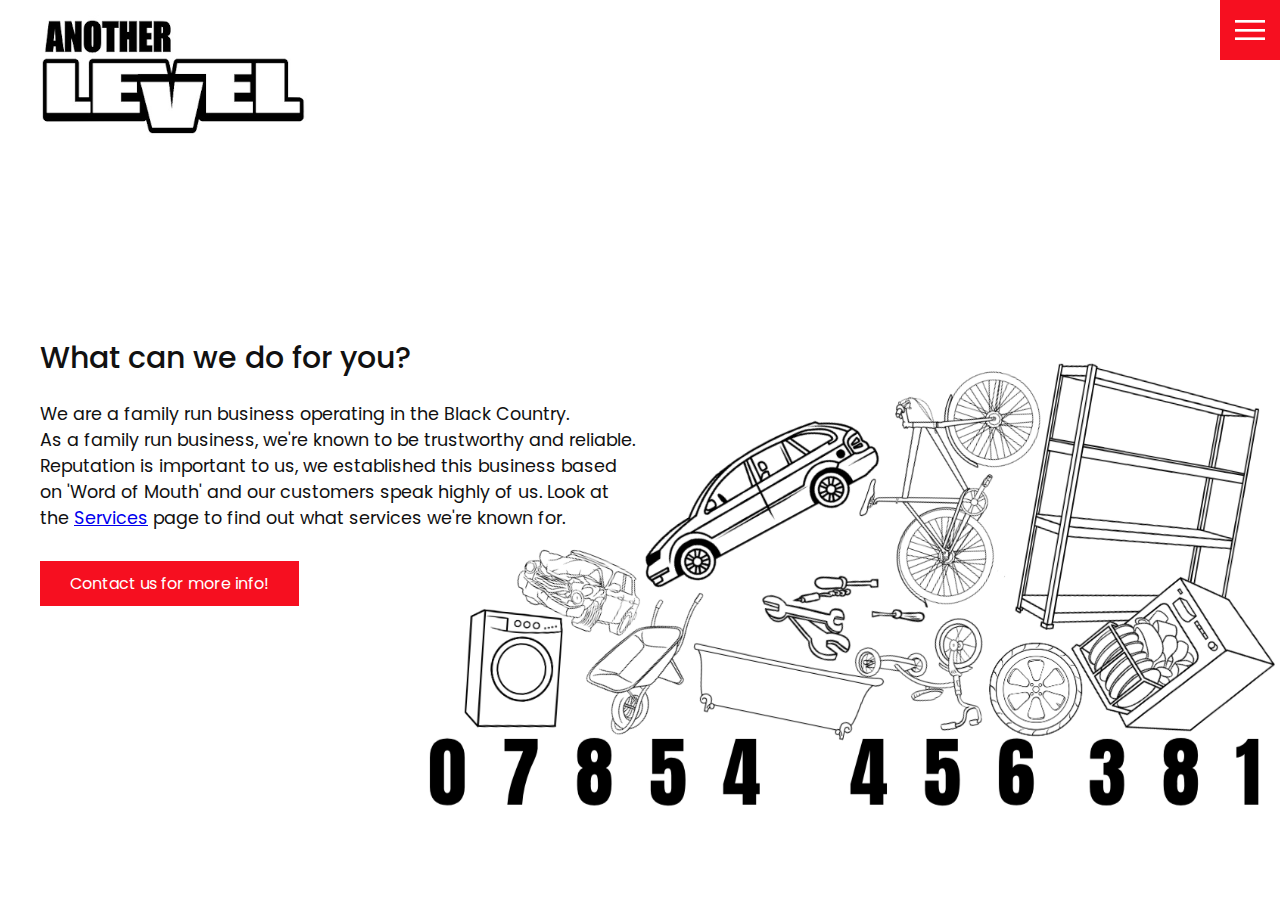
<file: index.html>
<!-- // last check >> 2023-02-22 -->
<!-- // last check >> 2022-10-04 -->
<!-- backup 2022-05-25 -->
<!-- // last check >> 2022-03-29 -->

<!DOCTYPE html> 
<html lang="en">
<head>
    <meta charset="UTF-8">
    <meta http-equiv="X-UA-Compatible" content="IE=edge">
    <meta name="viewport" content="width=device-width, initial-scale=1.0">
    <link rel="stylesheet" href="css/style.css" />
    <link href="images/favicon.ico" rel="icon" />
    <title>Another Level Scrap Metal</title>
</head>
<body>
    <header>
        <div class="logo"><a href="index.html"><img src="images/another-logo-top.png" class="logo-img" alt="Another Level Scrap Metal Logo" ></a></div>
        <div class="menu"></div>
        <div class="navigation">    
            <ul>
                <li><a href="index.html">Home</a></li>
                <li><a href="services.html">Services</a></li>
                <!--<li><a href="about.html">About Us</a></li>-->
                <li><a href="contact.html">Contact Us</a></li>
            </ul>
            <div class="social-bar">
                <ul>
                    <li><a href="https://www.facebook.com/AnotherLevelscrapmetal/"><img src="images/facebook.png" target="_blank"alt="" title="Follow us on FaceBook"></a></li>
                    <!--<li><a href="https://Instagram.com"><img src="images/instagram.png" target="_blank"alt="" title="Follow us on Instagram"></a></li>-->
                    <li><a href="https://WallaceAndWang.com"><img src="images/powered-by-wandw-black.png" target="_blank"alt="Wallace and Wang logo" title="We're Powered by Wallace & Wang Ltd"></a></li>
                    
                </ul>
                <a href="mailto:sales@anotherlevel.company" class="email-icon"><img src="images/email.png" alt="" title="Send us an Email"></a>
            </div>
        </div>
    </header>

    <section class="home">
        <img src="images/another-level-van.png" class="home-img" alt="Another Level Scrap Metal Logo">
        <div class="home-content">
            <h1>What can we do for you?</h1>
            <p>
                We are a family run business operating in the Black Country. <br>
                As a family run business, we're known to be trustworthy and reliable.
                Reputation is important to us, we established this business based on 'Word of Mouth' and our customers speak highly of us.
                Look at the <a href="services.html">Services</a> page to find out what services we're known for.
            </p>
            <a href="contact.html" class="btn">Contact us for more info!</a>
            <div class="smallHome"> <h1>Call us: 07854 456381            </h1></div>
        </div>

    </section>

    <!-- <footer>
        <div class="footer-content">
                <p>Content is &copy; <b>Another Level Scrap Metal</b><br>
                Website powered by <img src="images/powered-by-wandw.png" alt="Wallace and Wang logo"> <a href="http://www.wallaceandwang.com/" target="_blank" title="See how Wallace and Wang Ltd can help your business!">Wallace and Wang Ltd</a></p>
        </div>
    </footer> -->

    <script src="js/style.js"></script>
    <!-- Global site tag (gtag.js) - Google Analytics -->
<script async src="https://www.googletagmanager.com/gtag/js?id=G-BSL354K9CS"></script>
<script>
  window.dataLayer = window.dataLayer || [];
  function gtag(){dataLayer.push(arguments);}
  gtag('js', new Date());

  gtag('config', 'G-BSL354K9CS');
</script>
    <!-- Google tag (gtag.js) -->
<script async src="https://www.googletagmanager.com/gtag/js?id=G-FVPPMP0JT1"></script>
<script>
  window.dataLayer = window.dataLayer || [];
  function gtag(){dataLayer.push(arguments);}
  gtag('js', new Date());

  gtag('config', 'G-FVPPMP0JT1');
</script>
    </body>
</html>
</file>
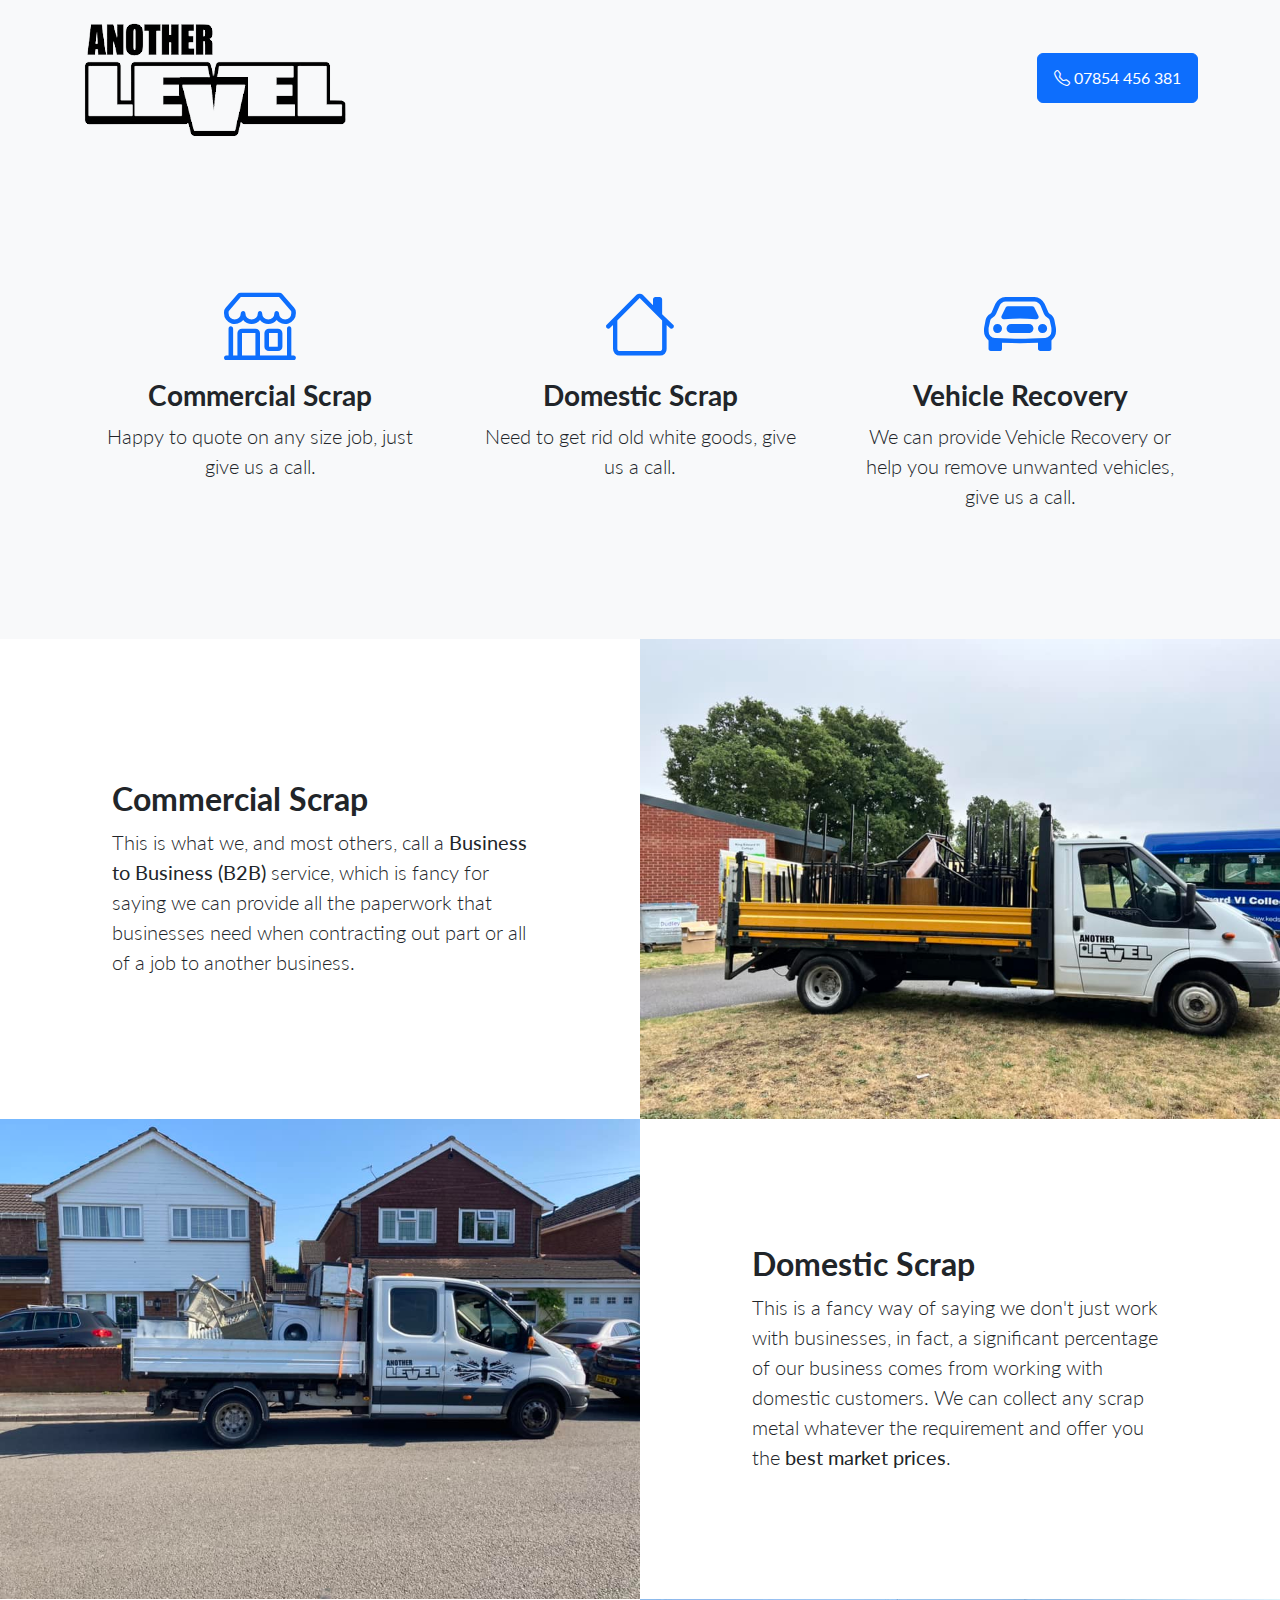
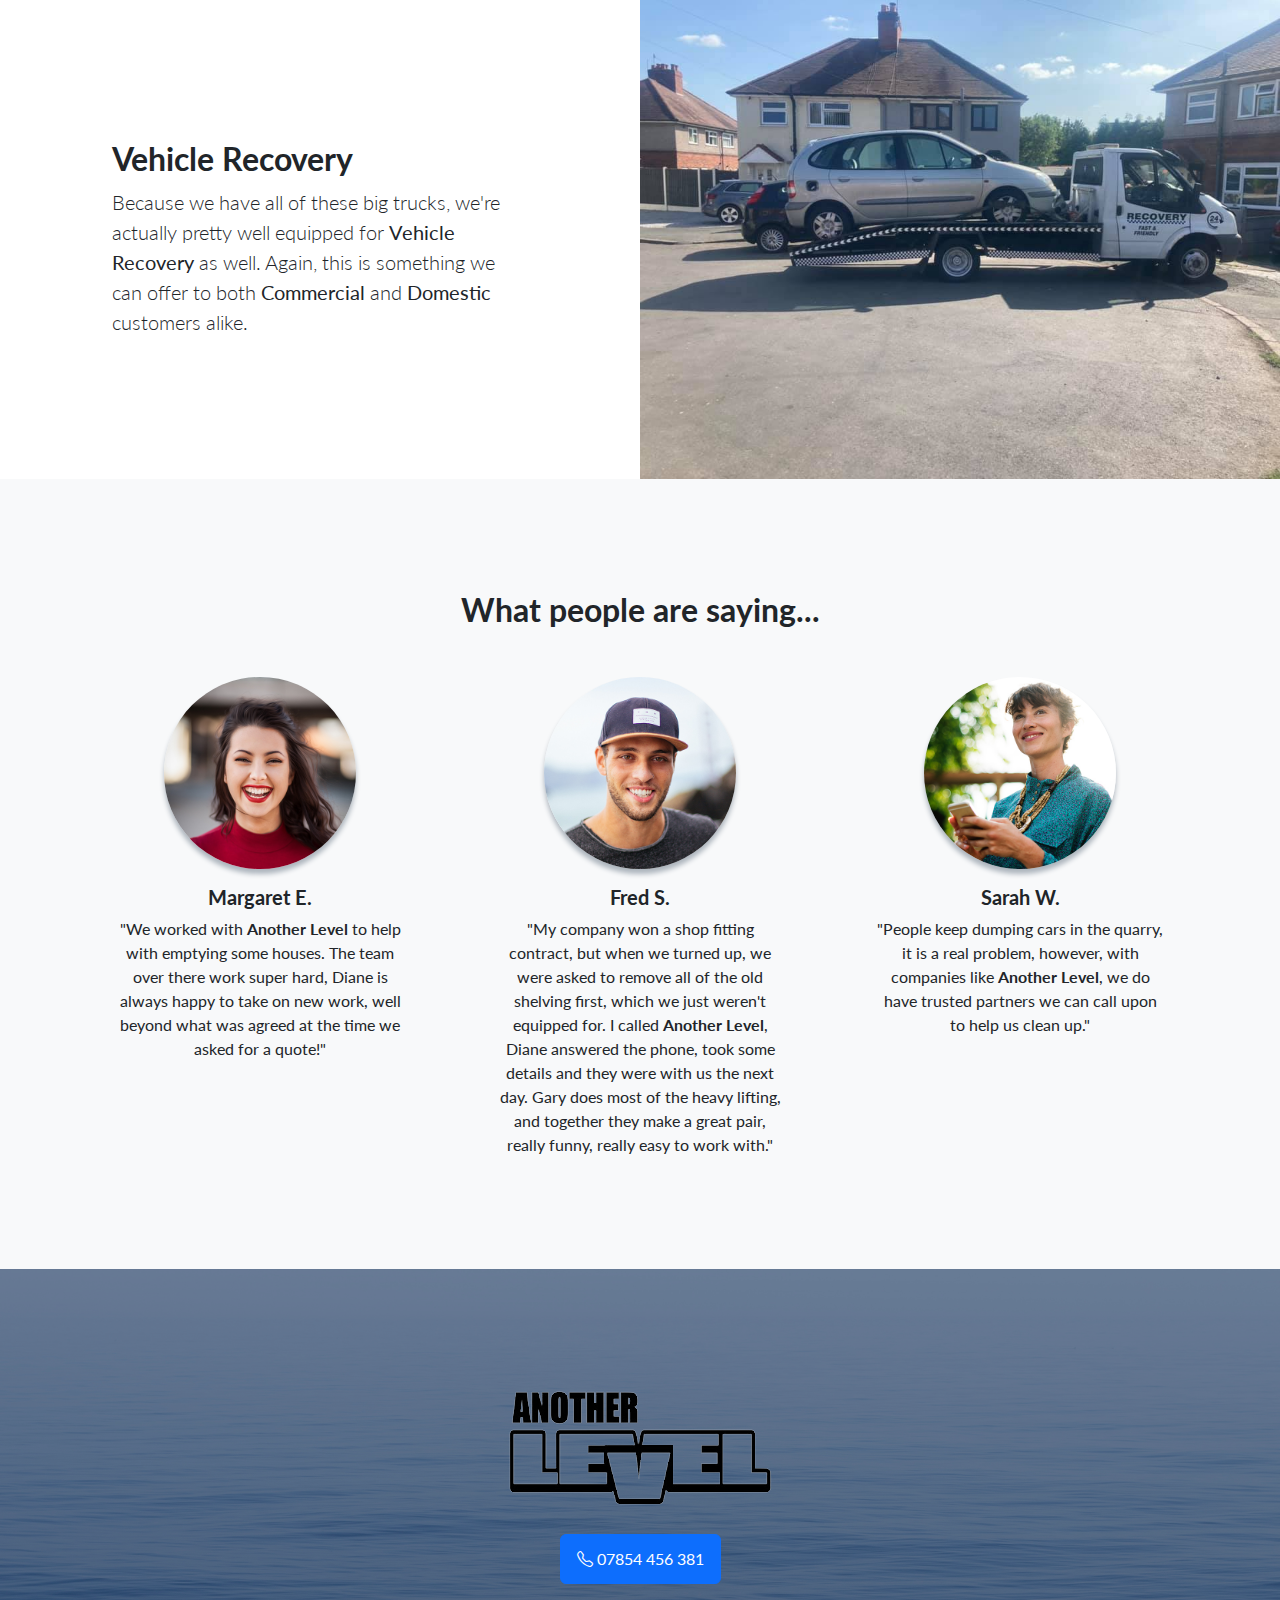
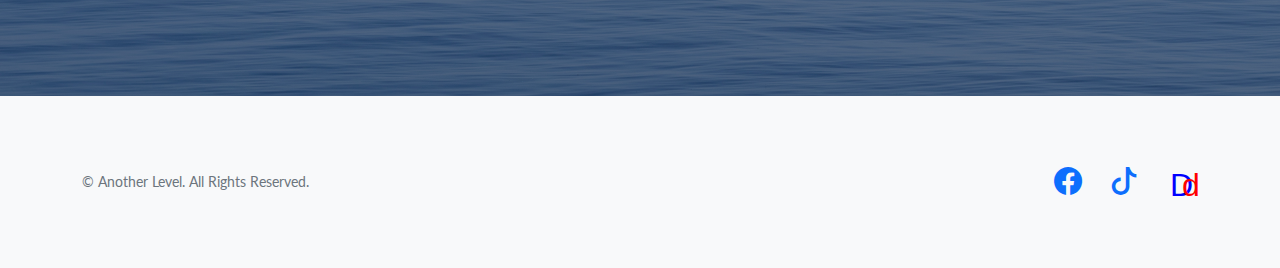
<file: 01-Current/index.html>
<!DOCTYPE html>
<html lang="en">
    <head>
        <meta charset="utf-8" />
        <meta name="viewport" content="width=device-width, initial-scale=1, shrink-to-fit=no" />
        <meta name="description" content="" />
        <meta name="author" content="" />
        <title>Another Level Scrap Metal</title>
        <!-- Favicon-->
        <link rel="icon" type="image/x-icon" href="assets/favicon.ico" />
        <!-- Bootstrap icons-->
        <link href="https://cdn.jsdelivr.net/npm/bootstrap-icons@1.11.3/font/bootstrap-icons.css" rel="stylesheet" type="text/css" />
        <!-- Google fonts-->
        <link href="https://fonts.googleapis.com/css?family=Lato:300,400,700,300italic,400italic,700italic" rel="stylesheet" type="text/css" />
        <!-- Core theme CSS (includes Bootstrap)-->
        <link href="css/styles.css" rel="stylesheet" />
    </head>
    <body>
        <!-- Navigation-->
        <nav class="navbar navbar-light bg-light static-top">
            <div class="container">
                <a class="navbar-brand" href="#!"><img src="./assets/img/another-logo-top.png"></a>
                <a class="btn btn-primary" href="tel:+447854456381"><i class="bi-telephone"></i>   07854 456 381</a>
            </div>
        </nav>
        
        <!-- Icons Grid-->
        <section class="features-icons bg-light text-center">
            <div class="container">
                <div class="row">
                    <div class="col-lg-4">
                        <div class="features-icons-item mx-auto mb-5 mb-lg-0 mb-lg-3">
                            <div class="features-icons-icon d-flex"><i class="bi-shop m-auto text-primary"></i></div>
                            <h3>Commercial Scrap</h3>
                            <p class="lead mb-0">Happy to quote on any size job, just give us a call.</p>
                        </div>
                    </div>
                    <div class="col-lg-4">
                        <div class="features-icons-item mx-auto mb-5 mb-lg-0 mb-lg-3">
                            <div class="features-icons-icon d-flex"><i class="bi-house m-auto text-primary"></i></div>
                            <h3>Domestic Scrap</h3>
                            <p class="lead mb-0">Need to get rid old white goods, give us a call.</p>
                        </div>
                    </div>
                    <div class="col-lg-4">
                        <div class="features-icons-item mx-auto mb-0 mb-lg-3">
                            <div class="features-icons-icon d-flex"><i class="bi-car-front m-auto text-primary"></i></div>
                            <h3>Vehicle Recovery</h3>
                            <p class="lead mb-0">We can provide Vehicle Recovery or help you remove unwanted vehicles, give us a call.</p>
                        </div>
                    </div>
                </div>
            </div>
        </section>
        <!-- Image Showcases-->
        <section class="showcase">
            <div class="container-fluid p-0">
                <div class="row g-0">
                    <div class="col-lg-6 order-lg-2 text-white showcase-img" style="background-image: url('assets/img/al-commercial-scrap.jpg')"></div>
                    <div class="col-lg-6 order-lg-1 my-auto showcase-text">
                        <h2>Commercial Scrap</h2>
                        <p class="lead mb-0">This is what we, and most others, call a <b>Business to Business (B2B)</b> service, 
                            which is fancy for saying we can provide all the paperwork that businesses need 
                            when contracting out part or all of a job to another business.</p>
                    </div>
                </div>
                <div class="row g-0">
                    <div class="col-lg-6 text-white showcase-img" style="background-image: url('assets/img/al-scrap-metal-04.jpg')"></div>
                    <div class="col-lg-6 my-auto showcase-text">
                        <h2>Domestic Scrap</h2>
                        <p class="lead mb-0">This is a fancy way of saying we don't just work with businesses, in fact, 
                            a significant percentage of our business comes from working with domestic customers.
                            We can collect any scrap metal whatever the requirement and offer 
                            you the <b>best market prices</b>.</p>
                    </div>
                </div>
                <div class="row g-0">
                    <div class="col-lg-6 order-lg-2 text-white showcase-img" style="background-image: url('assets/img/al-recovery-04.jpg')"></div>
                    <div class="col-lg-6 order-lg-1 my-auto showcase-text">
                        <h2>Vehicle Recovery</h2>
                        <p class="lead mb-0">Because we have all of these big trucks, we're actually pretty well 
                            equipped for <b>Vehicle Recovery</b> as well. Again, this is something 
                            we can offer to both <b>Commercial</b> and <b>Domestic</b> customers alike.</p>
                    </div>
                </div>
            </div>
        </section>
        <!-- Testimonials-->
        <section class="testimonials text-center bg-light">
            <div class="container">
                <h2 class="mb-5">What people are saying...</h2>
                <div class="row">
                    <div class="col-lg-4">
                        <div class="testimonial-item mx-auto mb-5 mb-lg-0">
                            <img class="img-fluid rounded-circle mb-3" src="assets/img/testimonials-1.jpg" alt="..." />
                            <h5>Margaret E.</h5>
                            <p class="font-weight-light mb-0">"We worked with <b>Another Level</b> to help with emptying some houses. The team over there work super hard, Diane is always happy to take on new work, well beyond what was agreed at the time we asked for a quote!"</p>
                        </div>
                    </div>
                    <div class="col-lg-4">
                        <div class="testimonial-item mx-auto mb-5 mb-lg-0">
                            <img class="img-fluid rounded-circle mb-3" src="assets/img/testimonials-2.jpg" alt="..." />
                            <h5>Fred S.</h5>
                            <p class="font-weight-light mb-0">"My company won a shop fitting contract, but when we turned up, we were asked to remove all of the old shelving first, which we just weren't equipped for. I called <b>Another Level</b>, Diane answered the phone, took some details and they were with us the next day. Gary does most of the heavy lifting, and together they make a great pair, really funny, really easy to work with."</p>
                        </div>
                    </div>
                    <div class="col-lg-4">
                        <div class="testimonial-item mx-auto mb-5 mb-lg-0">
                            <img class="img-fluid rounded-circle mb-3" src="assets/img/testimonials-3.jpg" alt="..." />
                            <h5>Sarah W.</h5>
                            <p class="font-weight-light mb-0">"People keep dumping cars in the quarry, it is a real problem, however, with companies like <b>Another Level</b>, we do have trusted partners we can call upon to help us clean up."</p>
                        </div>
                    </div>
                </div>
            </div>
        </section>
        <!-- Call to Action-->
        <section class="call-to-action text-white text-center" id="signup">
            <div class="container position-relative">
                <div class="row justify-content-center">
                    <div class="col-xl-6">
                        <h2 class="mb-4"><img src="./assets/img/another-logo-top.png"></h2>
                        <a class="btn btn-primary" href="tel:+447854456381"><i class="bi-telephone"></i>   07854 456 381</a>
                        
                    </div>
                </div>
            </div>
        </section>
        <!-- Footer-->
        <footer class="footer bg-light">
            <div class="container">
                <div class="row">
                    <div class="col-lg-6 h-100 text-center text-lg-start my-auto">
                        <!-- <ul class="list-inline mb-2">
                            <li class="list-inline-item"><a href="#!">About</a></li>
                            <li class="list-inline-item">⋅</li>
                            <li class="list-inline-item"><a href="#!">Contact</a></li>
                            <li class="list-inline-item">⋅</li>
                            <li class="list-inline-item"><a href="#!">Terms of Use</a></li>
                            <li class="list-inline-item">⋅</li>
                            <li class="list-inline-item"><a href="#!">Privacy Policy</a></li>
                        </ul> -->
                        <p class="text-muted small mb-4 mb-lg-0">&copy; Another Level. All Rights Reserved.</p>
                    </div>
                    <div class="col-lg-6 h-100 text-center text-lg-end my-auto">
                        <ul class="list-inline mb-0">
                            <li class="list-inline-item me-4">
                                <a href="https://www.facebook.com/AnotherLevelscrapmetal/"><i class="bi-facebook fs-3"></i></a>
                            </li>
                            <li class="list-inline-item me-4">
                                <a href="https://www.tiktok.com/@gary.fletcher32"><i class="bi-tiktok fs-3"></i></a>
                            </li>
                            <li class="list-inline-item">
                                <a href="https://david-dickinson.com">
                                    <svg xmlns="http://www.w3.org/2000/svg" width="32" height="32" fill="currentColor" class="bi bi-dd-square fs-3" viewBox="0 0 16 16">
                                        <rect x="0" y="0" width="16" height="16" fill="none" stroke="none" stroke-width="2"/>
                                        <text x="2" y="12" font-family="Arial" font-size="16" fill="blue">D</text>
                                        <text x="8" y="12" font-family="Arial" font-size="16" fill="red">d</text>
                                      </svg>
                                </a>
                            </li> 
                        </ul>
                    </div>
                </div>
            </div>
        </footer>
        <!-- Bootstrap core JS-->
        <script src="https://cdn.jsdelivr.net/npm/bootstrap@5.2.3/dist/js/bootstrap.bundle.min.js"></script>
        <!-- Core theme JS-->
        <script src="js/scripts.js"></script>


        <!-- GOOGLE TAGS -->
        <script async src="https://www.googletagmanager.com/gtag/js?id=G-BSL354K9CS"></script>
        <script>
          window.dataLayer = window.dataLayer || [];
          function gtag(){dataLayer.push(arguments);}
          gtag('js', new Date());
        
          gtag('config', 'G-BSL354K9CS');
        </script>
          <!-- Google tag (gtag.js) -->
        <script async src="https://www.googletagmanager.com/gtag/js?id=G-FVPPMP0JT1"></script>
        <script>
          window.dataLayer = window.dataLayer || [];
          function gtag(){dataLayer.push(arguments);}
          gtag('js', new Date());
        
          gtag('config', 'G-FVPPMP0JT1');
        </script>
    </body>
</html>
</file>
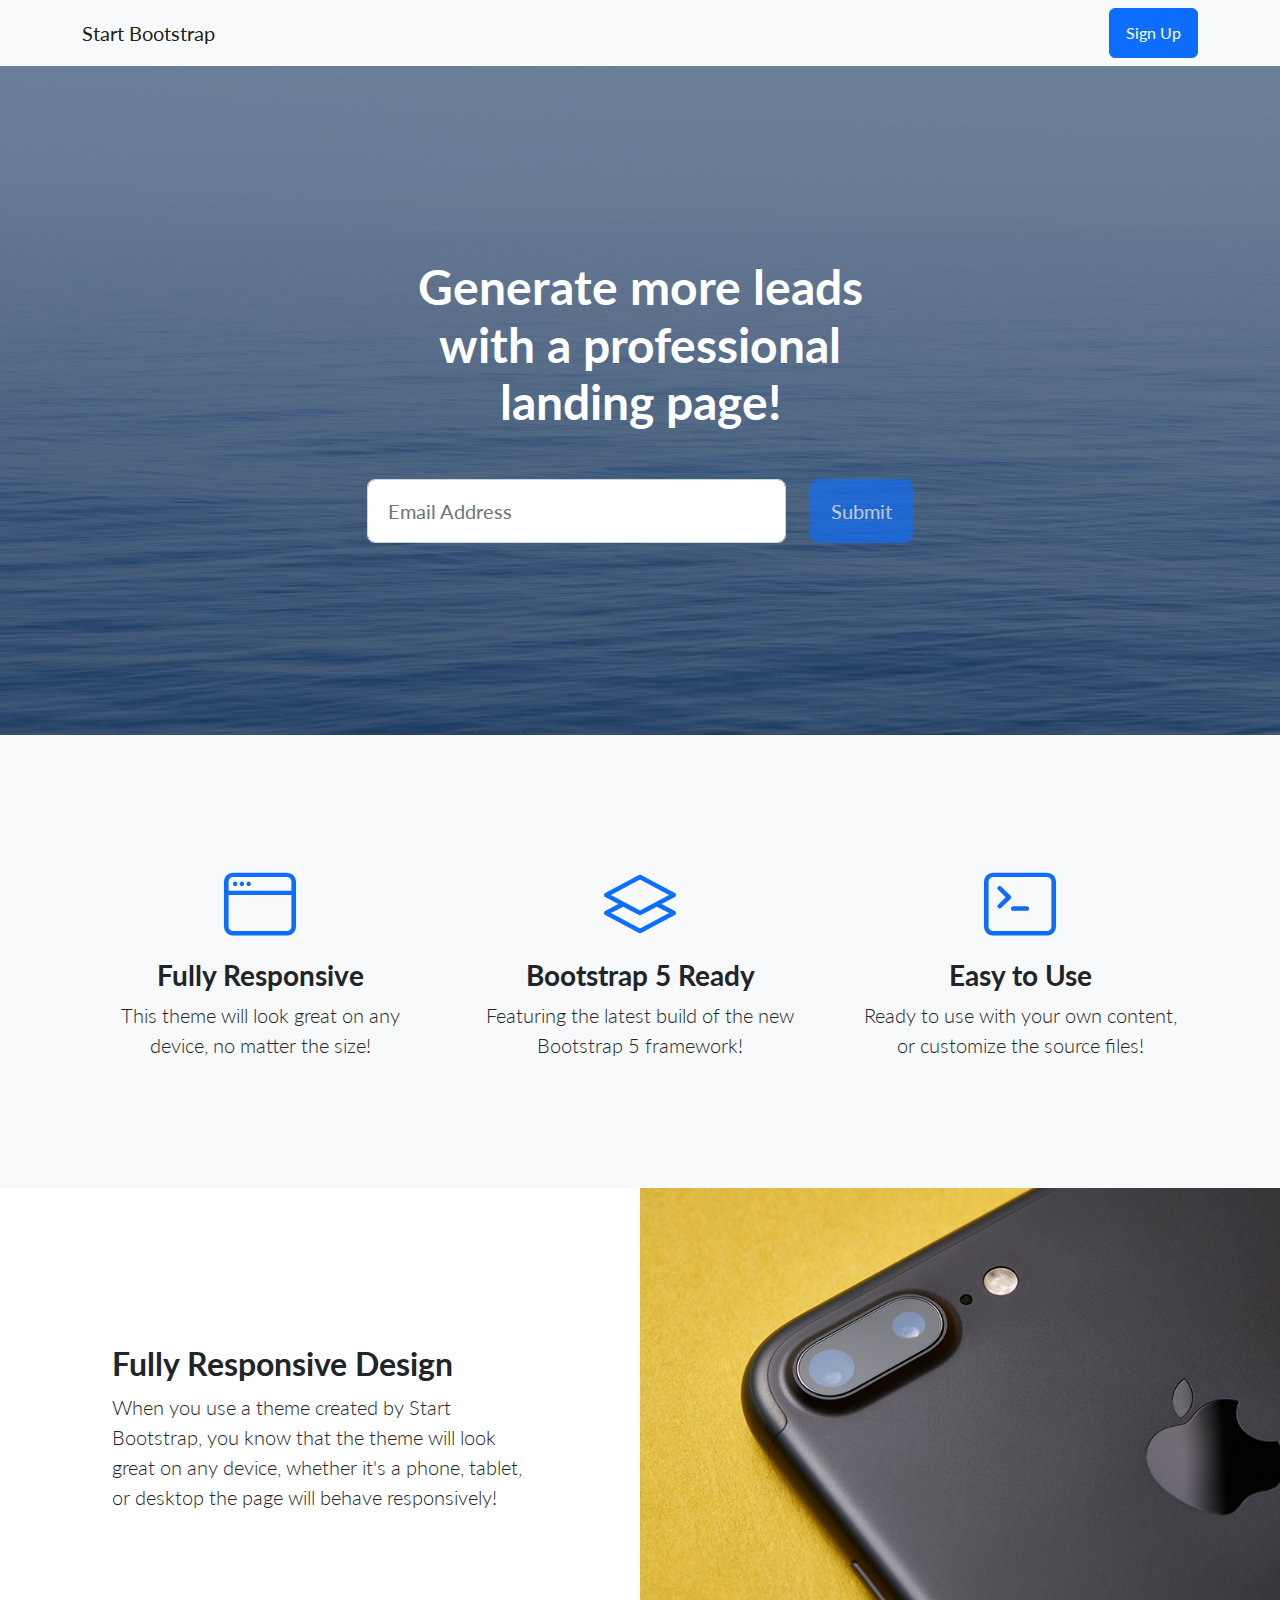
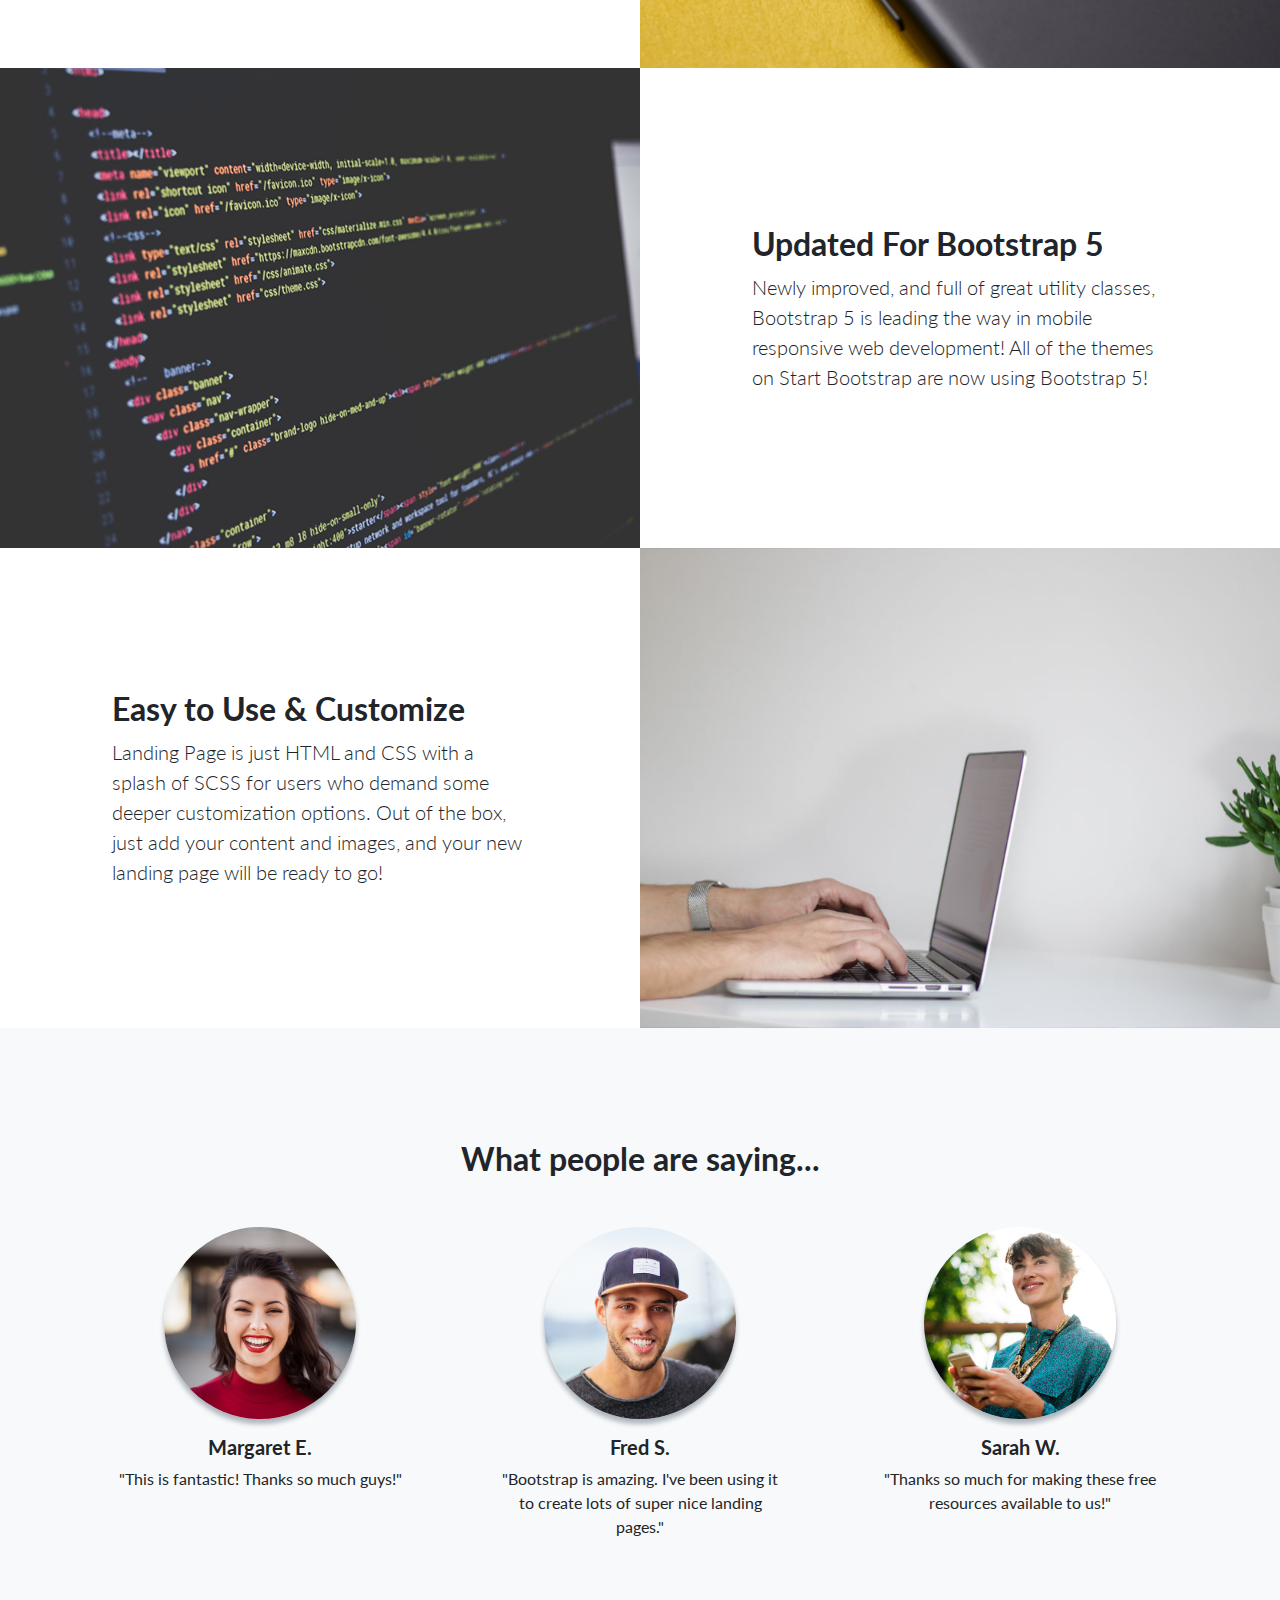
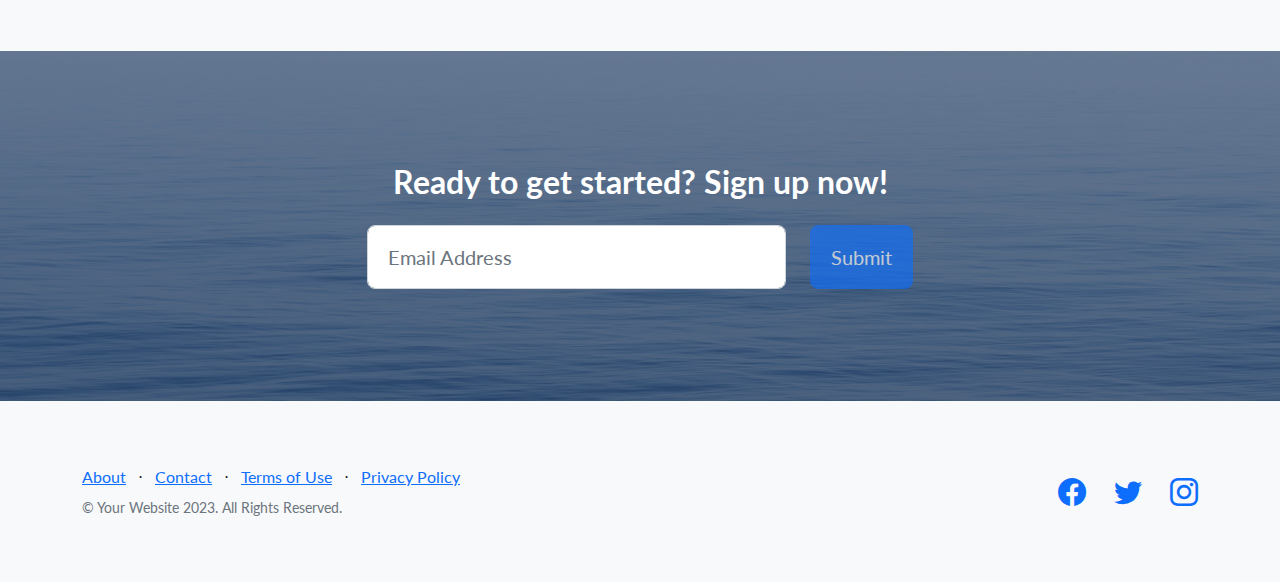
<file: 02-Development/2025-apr-idea-2/startbootstrap-landing-page-gh-pages/index.html>
<!DOCTYPE html>
<html lang="en">
    <head>
        <meta charset="utf-8" />
        <meta name="viewport" content="width=device-width, initial-scale=1, shrink-to-fit=no" />
        <meta name="description" content="" />
        <meta name="author" content="" />
        <title>Landing Page - Start Bootstrap Theme</title>
        <!-- Favicon-->
        <link rel="icon" type="image/x-icon" href="assets/favicon.ico" />
        <!-- Bootstrap icons-->
        <link href="https://cdn.jsdelivr.net/npm/bootstrap-icons@1.5.0/font/bootstrap-icons.css" rel="stylesheet" type="text/css" />
        <!-- Google fonts-->
        <link href="https://fonts.googleapis.com/css?family=Lato:300,400,700,300italic,400italic,700italic" rel="stylesheet" type="text/css" />
        <!-- Core theme CSS (includes Bootstrap)-->
        <link href="css/styles.css" rel="stylesheet" />
    </head>
    <body>
        <!-- Navigation-->
        <nav class="navbar navbar-light bg-light static-top">
            <div class="container">
                <a class="navbar-brand" href="#!">Start Bootstrap</a>
                <a class="btn btn-primary" href="#signup">Sign Up</a>
            </div>
        </nav>
        <!-- Masthead-->
        <header class="masthead">
            <div class="container position-relative">
                <div class="row justify-content-center">
                    <div class="col-xl-6">
                        <div class="text-center text-white">
                            <!-- Page heading-->
                            <h1 class="mb-5">Generate more leads with a professional landing page!</h1>
                            <!-- Signup form-->
                            <!-- * * * * * * * * * * * * * * *-->
                            <!-- * * SB Forms Contact Form * *-->
                            <!-- * * * * * * * * * * * * * * *-->
                            <!-- This form is pre-integrated with SB Forms.-->
                            <!-- To make this form functional, sign up at-->
                            <!-- https://startbootstrap.com/solution/contact-forms-->
                            <!-- to get an API token!-->
                            <form class="form-subscribe" id="contactForm" data-sb-form-api-token="API_TOKEN">
                                <!-- Email address input-->
                                <div class="row">
                                    <div class="col">
                                        <input class="form-control form-control-lg" id="emailAddress" type="email" placeholder="Email Address" data-sb-validations="required,email" />
                                        <div class="invalid-feedback text-white" data-sb-feedback="emailAddress:required">Email Address is required.</div>
                                        <div class="invalid-feedback text-white" data-sb-feedback="emailAddress:email">Email Address Email is not valid.</div>
                                    </div>
                                    <div class="col-auto"><button class="btn btn-primary btn-lg disabled" id="submitButton" type="submit">Submit</button></div>
                                </div>
                                <!-- Submit success message-->
                                <!---->
                                <!-- This is what your users will see when the form-->
                                <!-- has successfully submitted-->
                                <div class="d-none" id="submitSuccessMessage">
                                    <div class="text-center mb-3">
                                        <div class="fw-bolder">Form submission successful!</div>
                                        <p>To activate this form, sign up at</p>
                                        <a class="text-white" href="https://startbootstrap.com/solution/contact-forms">https://startbootstrap.com/solution/contact-forms</a>
                                    </div>
                                </div>
                                <!-- Submit error message-->
                                <!---->
                                <!-- This is what your users will see when there is-->
                                <!-- an error submitting the form-->
                                <div class="d-none" id="submitErrorMessage"><div class="text-center text-danger mb-3">Error sending message!</div></div>
                            </form>
                        </div>
                    </div>
                </div>
            </div>
        </header>
        <!-- Icons Grid-->
        <section class="features-icons bg-light text-center">
            <div class="container">
                <div class="row">
                    <div class="col-lg-4">
                        <div class="features-icons-item mx-auto mb-5 mb-lg-0 mb-lg-3">
                            <div class="features-icons-icon d-flex"><i class="bi-window m-auto text-primary"></i></div>
                            <h3>Fully Responsive</h3>
                            <p class="lead mb-0">This theme will look great on any device, no matter the size!</p>
                        </div>
                    </div>
                    <div class="col-lg-4">
                        <div class="features-icons-item mx-auto mb-5 mb-lg-0 mb-lg-3">
                            <div class="features-icons-icon d-flex"><i class="bi-layers m-auto text-primary"></i></div>
                            <h3>Bootstrap 5 Ready</h3>
                            <p class="lead mb-0">Featuring the latest build of the new Bootstrap 5 framework!</p>
                        </div>
                    </div>
                    <div class="col-lg-4">
                        <div class="features-icons-item mx-auto mb-0 mb-lg-3">
                            <div class="features-icons-icon d-flex"><i class="bi-terminal m-auto text-primary"></i></div>
                            <h3>Easy to Use</h3>
                            <p class="lead mb-0">Ready to use with your own content, or customize the source files!</p>
                        </div>
                    </div>
                </div>
            </div>
        </section>
        <!-- Image Showcases-->
        <section class="showcase">
            <div class="container-fluid p-0">
                <div class="row g-0">
                    <div class="col-lg-6 order-lg-2 text-white showcase-img" style="background-image: url('assets/img/bg-showcase-1.jpg')"></div>
                    <div class="col-lg-6 order-lg-1 my-auto showcase-text">
                        <h2>Fully Responsive Design</h2>
                        <p class="lead mb-0">When you use a theme created by Start Bootstrap, you know that the theme will look great on any device, whether it's a phone, tablet, or desktop the page will behave responsively!</p>
                    </div>
                </div>
                <div class="row g-0">
                    <div class="col-lg-6 text-white showcase-img" style="background-image: url('assets/img/bg-showcase-2.jpg')"></div>
                    <div class="col-lg-6 my-auto showcase-text">
                        <h2>Updated For Bootstrap 5</h2>
                        <p class="lead mb-0">Newly improved, and full of great utility classes, Bootstrap 5 is leading the way in mobile responsive web development! All of the themes on Start Bootstrap are now using Bootstrap 5!</p>
                    </div>
                </div>
                <div class="row g-0">
                    <div class="col-lg-6 order-lg-2 text-white showcase-img" style="background-image: url('assets/img/bg-showcase-3.jpg')"></div>
                    <div class="col-lg-6 order-lg-1 my-auto showcase-text">
                        <h2>Easy to Use & Customize</h2>
                        <p class="lead mb-0">Landing Page is just HTML and CSS with a splash of SCSS for users who demand some deeper customization options. Out of the box, just add your content and images, and your new landing page will be ready to go!</p>
                    </div>
                </div>
            </div>
        </section>
        <!-- Testimonials-->
        <section class="testimonials text-center bg-light">
            <div class="container">
                <h2 class="mb-5">What people are saying...</h2>
                <div class="row">
                    <div class="col-lg-4">
                        <div class="testimonial-item mx-auto mb-5 mb-lg-0">
                            <img class="img-fluid rounded-circle mb-3" src="assets/img/testimonials-1.jpg" alt="..." />
                            <h5>Margaret E.</h5>
                            <p class="font-weight-light mb-0">"This is fantastic! Thanks so much guys!"</p>
                        </div>
                    </div>
                    <div class="col-lg-4">
                        <div class="testimonial-item mx-auto mb-5 mb-lg-0">
                            <img class="img-fluid rounded-circle mb-3" src="assets/img/testimonials-2.jpg" alt="..." />
                            <h5>Fred S.</h5>
                            <p class="font-weight-light mb-0">"Bootstrap is amazing. I've been using it to create lots of super nice landing pages."</p>
                        </div>
                    </div>
                    <div class="col-lg-4">
                        <div class="testimonial-item mx-auto mb-5 mb-lg-0">
                            <img class="img-fluid rounded-circle mb-3" src="assets/img/testimonials-3.jpg" alt="..." />
                            <h5>Sarah W.</h5>
                            <p class="font-weight-light mb-0">"Thanks so much for making these free resources available to us!"</p>
                        </div>
                    </div>
                </div>
            </div>
        </section>
        <!-- Call to Action-->
        <section class="call-to-action text-white text-center" id="signup">
            <div class="container position-relative">
                <div class="row justify-content-center">
                    <div class="col-xl-6">
                        <h2 class="mb-4">Ready to get started? Sign up now!</h2>
                        <!-- Signup form-->
                        <!-- * * * * * * * * * * * * * * *-->
                        <!-- * * SB Forms Contact Form * *-->
                        <!-- * * * * * * * * * * * * * * *-->
                        <!-- This form is pre-integrated with SB Forms.-->
                        <!-- To make this form functional, sign up at-->
                        <!-- https://startbootstrap.com/solution/contact-forms-->
                        <!-- to get an API token!-->
                        <form class="form-subscribe" id="contactFormFooter" data-sb-form-api-token="API_TOKEN">
                            <!-- Email address input-->
                            <div class="row">
                                <div class="col">
                                    <input class="form-control form-control-lg" id="emailAddressBelow" type="email" placeholder="Email Address" data-sb-validations="required,email" />
                                    <div class="invalid-feedback text-white" data-sb-feedback="emailAddressBelow:required">Email Address is required.</div>
                                    <div class="invalid-feedback text-white" data-sb-feedback="emailAddressBelow:email">Email Address Email is not valid.</div>
                                </div>
                                <div class="col-auto"><button class="btn btn-primary btn-lg disabled" id="submitButton" type="submit">Submit</button></div>
                            </div>
                            <!-- Submit success message-->
                            <!---->
                            <!-- This is what your users will see when the form-->
                            <!-- has successfully submitted-->
                            <div class="d-none" id="submitSuccessMessage">
                                <div class="text-center mb-3">
                                    <div class="fw-bolder">Form submission successful!</div>
                                    <p>To activate this form, sign up at</p>
                                    <a class="text-white" href="https://startbootstrap.com/solution/contact-forms">https://startbootstrap.com/solution/contact-forms</a>
                                </div>
                            </div>
                            <!-- Submit error message-->
                            <!---->
                            <!-- This is what your users will see when there is-->
                            <!-- an error submitting the form-->
                            <div class="d-none" id="submitErrorMessage"><div class="text-center text-danger mb-3">Error sending message!</div></div>
                        </form>
                    </div>
                </div>
            </div>
        </section>
        <!-- Footer-->
        <footer class="footer bg-light">
            <div class="container">
                <div class="row">
                    <div class="col-lg-6 h-100 text-center text-lg-start my-auto">
                        <ul class="list-inline mb-2">
                            <li class="list-inline-item"><a href="#!">About</a></li>
                            <li class="list-inline-item">⋅</li>
                            <li class="list-inline-item"><a href="#!">Contact</a></li>
                            <li class="list-inline-item">⋅</li>
                            <li class="list-inline-item"><a href="#!">Terms of Use</a></li>
                            <li class="list-inline-item">⋅</li>
                            <li class="list-inline-item"><a href="#!">Privacy Policy</a></li>
                        </ul>
                        <p class="text-muted small mb-4 mb-lg-0">&copy; Your Website 2023. All Rights Reserved.</p>
                    </div>
                    <div class="col-lg-6 h-100 text-center text-lg-end my-auto">
                        <ul class="list-inline mb-0">
                            <li class="list-inline-item me-4">
                                <a href="#!"><i class="bi-facebook fs-3"></i></a>
                            </li>
                            <li class="list-inline-item me-4">
                                <a href="#!"><i class="bi-twitter fs-3"></i></a>
                            </li>
                            <li class="list-inline-item">
                                <a href="#!"><i class="bi-instagram fs-3"></i></a>
                            </li>
                        </ul>
                    </div>
                </div>
            </div>
        </footer>
        <!-- Bootstrap core JS-->
        <script src="https://cdn.jsdelivr.net/npm/bootstrap@5.2.3/dist/js/bootstrap.bundle.min.js"></script>
        <!-- Core theme JS-->
        <script src="js/scripts.js"></script>
        <!-- * * * * * * * * * * * * * * * * * * * * * * * * * * * * * * * * * * * * * * * *-->
        <!-- * *                               SB Forms JS                               * *-->
        <!-- * * Activate your form at https://startbootstrap.com/solution/contact-forms * *-->
        <!-- * * * * * * * * * * * * * * * * * * * * * * * * * * * * * * * * * * * * * * * *-->
        <script src="https://cdn.startbootstrap.com/sb-forms-latest.js"></script>
    </body>
</html>
</file>
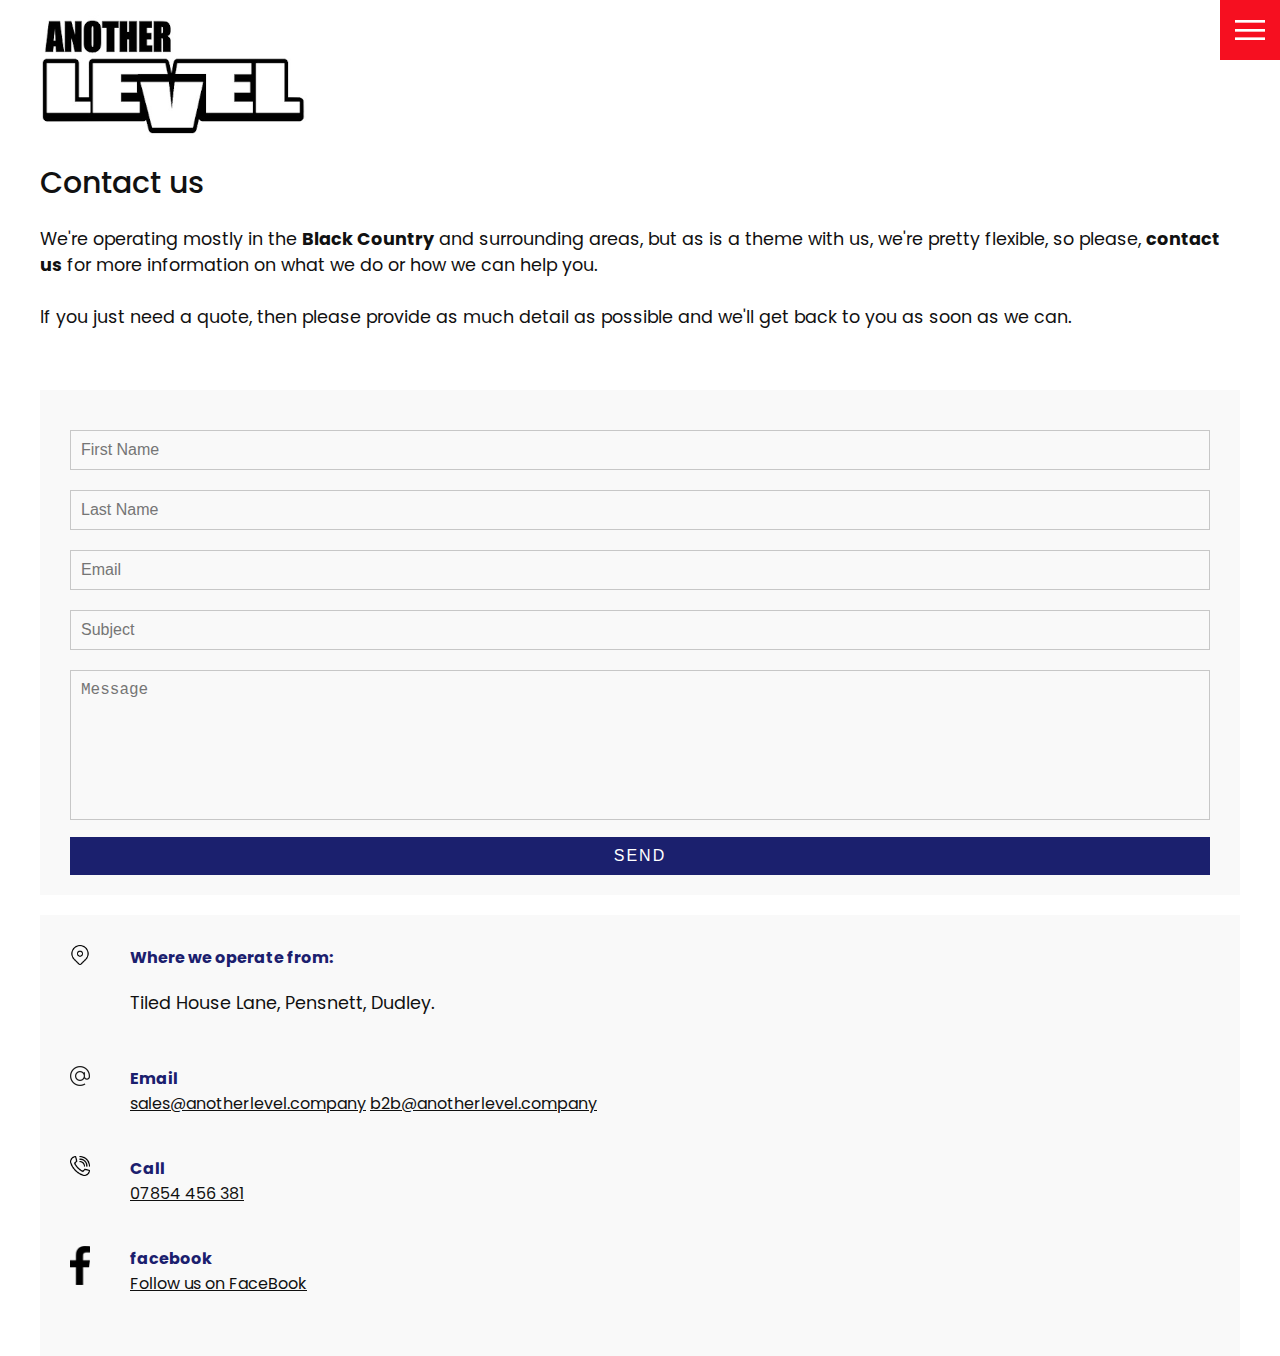
<file: contact.html>
<!-- // last check >> 2023-02-22 -->
<!-- // last check >> 2022-10-04 -->
<!DOCTYPE html>
<!-- backup 2022-05-25 -->
<html lang="en">

<head>
  <meta charset="UTF-8" />
  <meta http-equiv="X-UA-Compatible" content="IE=edge" />
  <meta name="viewport" content="width=device-width, initial-scale=1.0" />
  <link href="images/favicon.ico" rel="icon" />
  <link rel="stylesheet" href="css/style.css" />
  <title>Another Level Scrap Metal</title>
</head>

<body>
  <header>
    <div class="logo"><a href="index.html"><img src="images/another-logo-top.png" class="logo-img" alt="Another Level Scrap Metal Logo" ></a></div>
        <div class="menu"></div>
    <div class="navigation">
      <ul>
        <li><a href="index.html">Home</a></li>
        <li><a href="services.html">Services</a></li>
        <!--<li><a href="about.html">About Us</a></li>-->
        <li><a href="contact.html">Contact Us</a></li>
      </ul>
      <div class="social-bar">
        <ul>
          <li><a href="https://www.facebook.com/AnotherLevelscrapmetal/"><img src="images/facebook.png" target="_blank"
                alt="" title="Follow us on FaceBook"></a></li>
          <!--<li><a href="https://Instagram.com"><img src="images/instagram.png" target="_blank"alt="" title="Follow us on Instagram"></a></li>-->
          <li><a href="https://WallaceAndWang.com"><img src="images/powered-by-wandw-black.png" target="_blank"
                alt="Wallace and Wang logo" title="We're Powered by Wallace & Wang Ltd"></a></li>

        </ul>
        <a href="mailto:sales@anotherlevel.company" class="email-icon"><img src="images/email.png" alt=""
            title="Send us an Email"></a>
      </div>
    </div>
  </header>

  <section class="contact-content">
    <div class="title">
      <h1>Contact us</h1>
      <p>
        We're operating mostly in the <b>Black Country</b> and surrounding areas, but
        as is a theme with us, we're pretty flexible, so please, <b>contact us</b>
        for more information on what we do or how we can help you. <br><br>
        If you just need a quote, then please provide as much detail as possible and
        we'll get back to you as soon as we can.
      </p>
    </div>
    <div class="contact">
      <div class="contact-form">
        <form action="https://formsubmit.co/sales@anotherlevel.company" method="POST">
          <div class="row">
            <div class="input50">
              <input type="text" placeholder="First Name" name="first name" />
            </div>
            <div class="input50">
              <input type="text" placeholder="Last Name" name="last name" />
            </div>
          </div>
          <div class="row">
            <div class="input50">
              <input type="text" placeholder="Email" name="from email" />
            </div>
            <div class="input50">
              <input type="text" placeholder="Subject" name="subject" />
            </div>
          </div>
          <div class="row">
            <div class="input100">
              <textarea placeholder="Message" name="textarea"></textarea>
            </div>
          </div>
          <div class="row">
            <div class="input100">
              <input type="submit" value="Send" />

            </div>
          </div>
        </form>
      </div>

      <div class="contact-info">
        <div class="info-box">
          <img src="images/address.png" class="contact-icon" alt="" />
          <div class="details">
            <h4>Where we operate from:</h4>
            <p>Tiled House Lane, Pensnett, Dudley.</p>
          </div>
        </div>
        <div class="info-box">
          <img src="images/email.png" class="contact-icon" alt="" />
          <div class="details">
            <h4>Email</h4>
            <a href="mailto:sales@anotherlevel.company">sales@anotherlevel.company</a>
            <a href="mailto:b2b@anotherlevel.company">b2b@anotherlevel.company</a>
          </div>
        </div>
        <div class="info-box">
          <img src="images/call.png" class="contact-icon" alt="" />
          <div class="details">
            <h4>Call</h4>
            <a href="tel:+447854456381">07854 456 381</a>
          </div>
          </div>
          <div class="info-box">
            <img src="images/facebook.png" class="contact-icon" alt="" />
            <div class="details">
              <h4>facebook</h4>
              <a href="https://www.facebook.com/AnotherLevelscrapmetal/" target="_blank" alt="">Follow us on
                FaceBook</a>
            </div>
        </div>
      </div>
  </section>

  <script src="js/style.js"></script>
  <!-- Global site tag (gtag.js) - Google Analytics -->
  <script async src="https://www.googletagmanager.com/gtag/js?id=G-BSL354K9CS"></script>
  <script>
    window.dataLayer = window.dataLayer || [];
    function gtag() { dataLayer.push(arguments); }
    gtag('js', new Date());

    gtag('config', 'G-BSL354K9CS');
  </script>
    <!-- Google tag (gtag.js) -->
<script async src="https://www.googletagmanager.com/gtag/js?id=G-FVPPMP0JT1"></script>
<script>
  window.dataLayer = window.dataLayer || [];
  function gtag(){dataLayer.push(arguments);}
  gtag('js', new Date());

  gtag('config', 'G-FVPPMP0JT1');
</script>
</body>

</html>
</file>
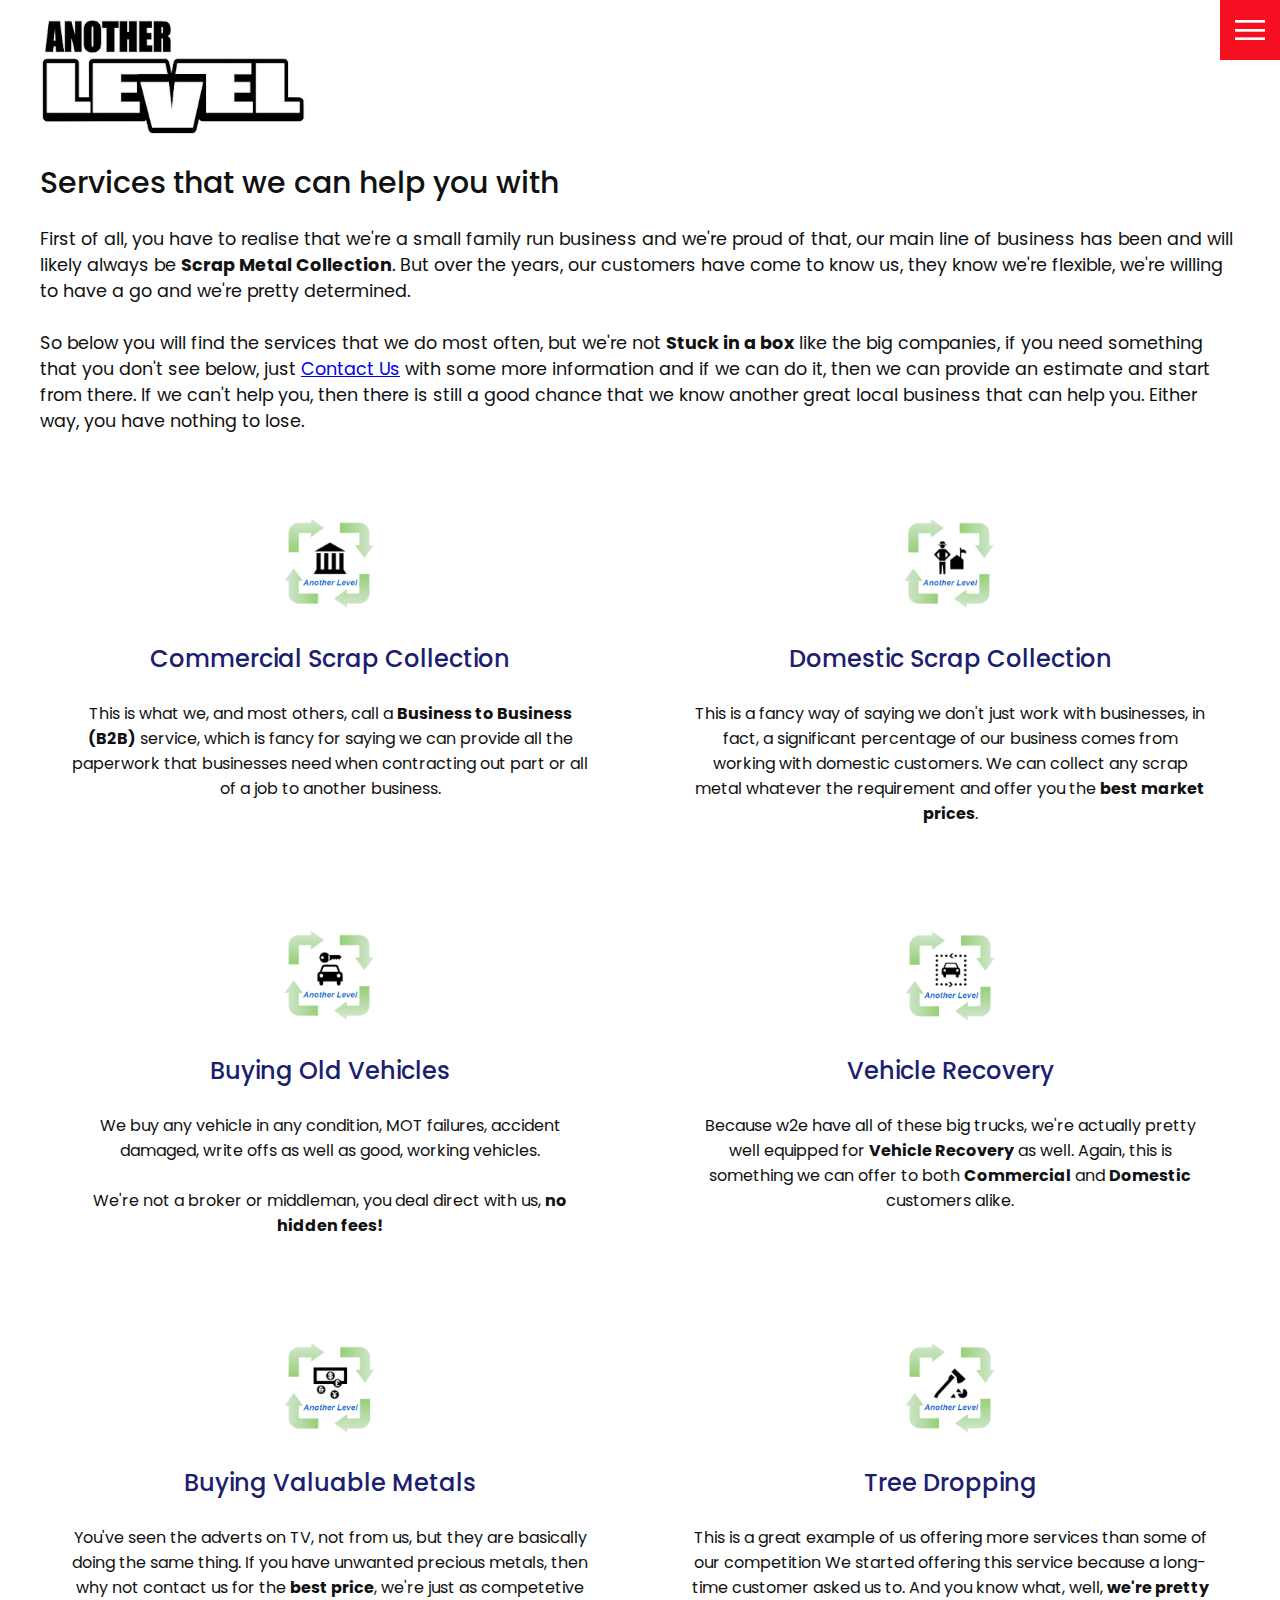
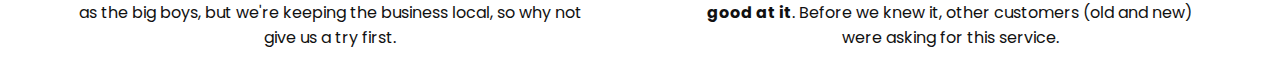
<file: services.html>
<!-- // last check >> 2023-02-22 -->
<!-- // last check >> 2022-10-04 -->
<!DOCTYPE html> 
<!-- backup 2022-05-25 -->
<html lang="en">
  <head>
    <meta charset="UTF-8" />
    <meta http-equiv="X-UA-Compatible" content="IE=edge" />
    <meta name="viewport" content="width=device-width, initial-scale=1.0" />
    <link rel="stylesheet" href="css/style.css" />
 <link href="images/favicon.ico" rel="icon" />
   <title>Another Level Scrap Metal</title>
</head>
<body>
  <header>
    <div class="logo"><a href="index.html"><img src="images/another-logo-top.png" class="logo-img" alt="Another Level Scrap Metal Logo" ></a></div>
        <div class="menu"></div>
    <div class="navigation">    
        <ul>
            <li><a href="index.html">Home</a></li>
            <li><a href="services.html">Services</a></li>
            <!--<li><a href="about.html">About Us</a></li>-->
            <li><a href="contact.html">Contact Us</a></li>
        </ul>
        <div class="social-bar">
            <ul>
                <li><a href="https://www.facebook.com/AnotherLevelscrapmetal/"><img src="images/facebook.png" target="_blank"alt="" title="Follow us on FaceBook"></a></li>
                <!--<li><a href="https://Instagram.com"><img src="images/instagram.png" target="_blank"alt="" title="Follow us on Instagram"></a></li>-->
                <li><a href="https://WallaceAndWang.com"><img src="images/powered-by-wandw-black.png" target="_blank"alt="Wallace and Wang logo" title="We're Powered by Wallace & Wang Ltd"></a></li>
                
            </ul>
            <a href="mailto:sales@anotherlevel.company" class="email-icon"><img src="images/email.png" alt="" title="Send us an Email"></a>
        </div>
    </div>
</header>

    <section class="services-content">
      <div class="title">
        <h1>Services that we can help you with</h1>
        <p>
          First of all, you have to realise that we're a small family run business and 
          we're proud of that, our main line of business has been and will likely always be 
          <b>Scrap Metal Collection</b>. But over the years, our customers have come to know 
          us, they know we're flexible, we're willing to have a go and we're pretty determined.
          <br><br>So below you will find the services that we do most often, but we're not <b>Stuck in a box</b>
          like the big companies, if you need something that you don't see below, just 
          <a href="contact.html">Contact Us</a> with some more information and if we can do it, 
          then we can provide an estimate and start from there. If we can't help you, then there
          is still a good chance that we know another great local business that can help you. 
          Either way, you have nothing to lose. 
        </p>
      </div>
      <div class="services">
        <div class="service">
          <div class="icon">
            <img src="images/001.png" alt="" />
          </div>
          <h2>Commercial Scrap Collection</h2>
          <br>This is what we, and most others, call a <b>Business to Business (B2B)</b> service, 
          which is fancy for saying we can provide all the paperwork that businesses need 
          when contracting out part or all of a job to another business.
        </div>
        <div class="service">
          <div class="icon">
            <img src="images/002.png" alt="" />
          </div>
          <h2>Domestic Scrap Collection</h2>
          <br>This is a fancy way of saying we don't just work with businesses, in fact, 
          a significant percentage of our business comes from working with domestic customers.
          We can collect any scrap metal whatever the requirement and offer 
          you the <b>best market prices</b>.
        </div>
        <div class="service">
          <div class="icon">
            <img src="images/003.png" alt="" />
          </div>
          <h2>Buying Old Vehicles</h2>
          <br>We buy any vehicle in any condition, MOT failures, accident damaged, 
          write offs as well as good, working vehicles. <br><br>
          We're not a broker or middleman, you deal direct with us, <b>no hidden fees!</b>
        </div>
        <div class="service">
          <div class="icon">
            <img src="images/004.png" alt="" />
          </div>
          <h2>Vehicle Recovery</h2>
          <br>Because w2e have all of these big trucks, we're actually pretty well 
          equipped for <b>Vehicle Recovery</b> as well. Again, this is something 
          we can offer to both <b>Commercial</b> and <b>Domestic</b> customers alike.
        </div>
        <div class="service">
          <div class="icon">
            <img src="images/005.png" alt="" />
          </div>
          <h2>Buying Valuable Metals</h2>
          <br>You've seen the adverts on TV, not from us, but they are basically doing the 
          same thing. If you have unwanted precious metals, then why not contact us for the 
          <b>best price</b>, we're just as competetive as the big boys, but we're keeping the 
          business local, so why not give us a try first.
        </div>
        <div class="service">
          <div class="icon">
            <img src="images/006.png" alt="" />
          </div>
          <h2>Tree Dropping</h2>
          <br>This is a great example of us offering more services than some of our competition
          We started offering this service because a long-time customer asked us to. And you know what,
          well, <b>we're pretty good at it</b>. Before we knew it, other customers (old and new) were asking
          for this service.
        </div>
      </div>
    </section>



    <script src="js/style.js"></script>
    <!-- Global site tag (gtag.js) - Google Analytics -->
<script async src="https://www.googletagmanager.com/gtag/js?id=G-BSL354K9CS"></script>
<script>
  window.dataLayer = window.dataLayer || [];
  function gtag(){dataLayer.push(arguments);}
  gtag('js', new Date());

  gtag('config', 'G-BSL354K9CS');
</script>
  <!-- Google tag (gtag.js) -->
<script async src="https://www.googletagmanager.com/gtag/js?id=G-FVPPMP0JT1"></script>
<script>
  window.dataLayer = window.dataLayer || [];
  function gtag(){dataLayer.push(arguments);}
  gtag('js', new Date());

  gtag('config', 'G-FVPPMP0JT1');
</script>
  </body>
</html>
</file>
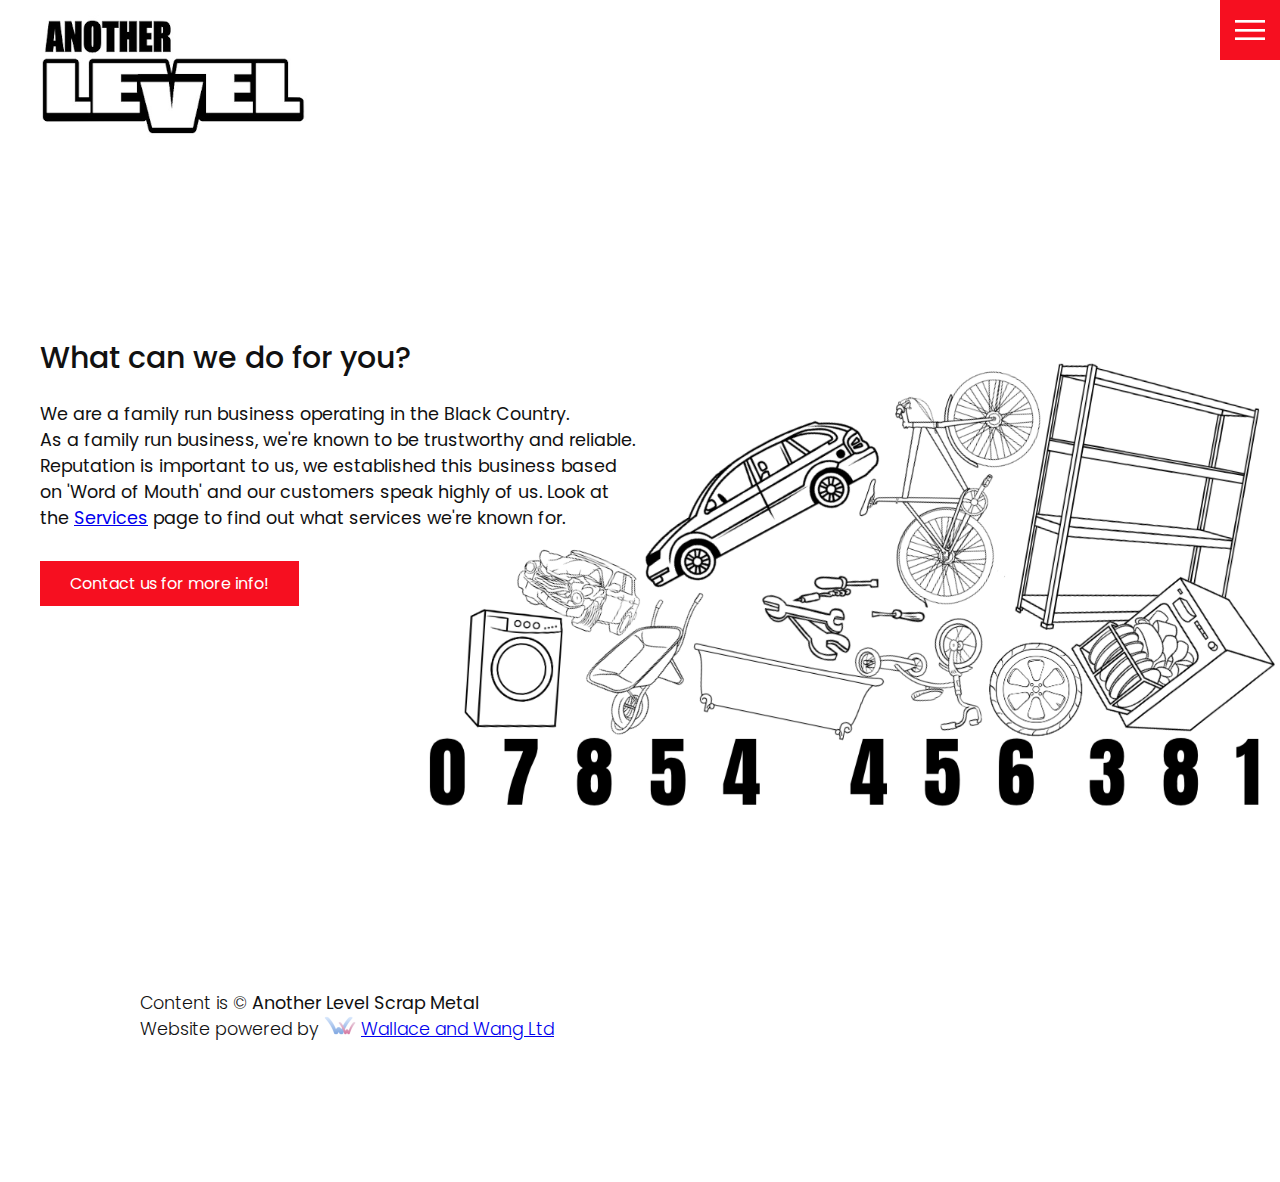
<file: thanks.html>
<!-- // last check >> 2023-02-22 -->
<!-- // last check >> 2022-10-04 -->
<!DOCTYPE html> 
<!-- backup 2022-05-25 -->
<html lang="en">
<head>
    <meta charset="UTF-8">
    <meta http-equiv="X-UA-Compatible" content="IE=edge">
    <meta name="viewport" content="width=device-width, initial-scale=1.0">
    <link rel="stylesheet" href="css/style.css" />
    <title>Another Level Scrap Metal</title>
</head>
<body>
    <header>
        <div class="logo"><a href="index.html"><img src="images/another-logo-top.png" class="logo-img" alt="Another Level Scrap Metal Logo" ></a></div>
        <div class="menu"></div>
        <div class="navigation">    
            <ul>
                <li><a href="index.html">Home</a></li>
                <li><a href="services.html">Services</a></li>
                <!--<li><a href="about.html">About Us</a></li>-->
                <li><a href="contact.html">Contact Us</a></li>
            </ul>
            <div class="social-bar">
                <ul>
                    <li><a href="https://www.facebook.com/AnotherLevelscrapmetal/"><img src="images/facebook.png" target="_blank"alt="" title="Follow us on FaceBook"></a></li>
                    <!--<li><a href="https://Instagram.com"><img src="images/instagram.png" target="_blank"alt="" title="Follow us on Instagram"></a></li>-->
                    <li><a href="https://WallaceAndWang.com"><img src="images/powered-by-wandw-black.png" target="_blank"alt="Wallace and Wang logo" title="We're Powered by Wallace & Wang Ltd"></a></li>
                    
                </ul>
                <a href="mailto:sales@anotherlevel.company" class="email-icon"><img src="images/email.png" alt="" title="Send us an Email"></a>
            </div>
        </div>
    </header>

    <section class="home">
        <img src="images/another-level-van.png" class="home-img" alt="Another Level Scrap Metal Logo">
        <div class="home-content">
            <h1>What can we do for you?</h1>
            <p>
                We are a family run business operating in the Black Country. <br>
                As a family run business, we're known to be trustworthy and reliable.
                Reputation is important to us, we established this business based on 'Word of Mouth' and our customers speak highly of us.
                Look at the <a href="services.html">Services</a> page to find out what services we're known for.
            </p>
            <a href="contact.html" class="btn">Contact us for more info!</a>
        </div>

    </section>

    <footer>
        <div class="footer-content">
                <p>Content is &copy; <b>Another Level Scrap Metal</b><br>
                Website powered by <img src="images/powered-by-wandw.png" alt="Wallace and Wang logo"> <a href="http://www.wallaceandwang.com/" target="_blank" title="See how Wallace and Wang Ltd can help your business!">Wallace and Wang Ltd</a></p>
        </div>
    </footer>

    <script src="js/style.js"></script>
    <!-- Global site tag (gtag.js) - Google Analytics -->
<script async src="https://www.googletagmanager.com/gtag/js?id=G-BSL354K9CS"></script>
<script>
  window.dataLayer = window.dataLayer || [];
  function gtag(){dataLayer.push(arguments);}
  gtag('js', new Date());

  gtag('config', 'G-BSL354K9CS');
</script>
    <!-- Google tag (gtag.js) -->
<script async src="https://www.googletagmanager.com/gtag/js?id=G-FVPPMP0JT1"></script>
<script>
  window.dataLayer = window.dataLayer || [];
  function gtag(){dataLayer.push(arguments);}
  gtag('js', new Date());

  gtag('config', 'G-FVPPMP0JT1');
</script>
    </body>
</html>
</file>
<file: css/style.css>
@import url('https://fonts.googleapis.com/css?family=Poppins:200,300,400,500,600,700,800,900&display=swap');

:root {
  --primary-color: #f60f20;
  --secondary-color: #1b206e;
}

/* BASE STYLES */
* {
  box-sizing: border-box;
  margin: 0;
  padding: 0;
}

html,
body {
  font-family: 'Poppins', sans-serif;
  color: #111;
}

h1 {
  font-size: 30px;
  font-weight: 500;
}

p {
  margin: 20px 0 10px;
  font-size: 1.1rem;
}

section {
  display: flex;
  flex-direction: column;
  height: 100vh;
  align-items: center;
  padding: 100px;
  margin-top: 60px;
}

section.home {
  flex-direction: row;
  margin-top: 0;
}

/* BUTTON */
.btn {
  cursor: pointer;
  display: inline-block;
  background: var(--primary-color);
  color: #fff;
  text-decoration: none;
  padding: 10px 30px;
  margin: 20px 0;
  border: 0;
}

.btn:hover {
  transform: scale(0.98);
}

.logo {
  position: absolute;
  top: 30px;
  left: 100px;
  font-size: 2rem;
  font-weight: 700;
  z-index: 20;
}

.smallHome {
  display: none;
}


/* footer */ 
.footer-content {
    position: relative;
    bottom: 30px;
    left: 100px;
    font-size: 2rem;
    font-weight: 300;
    z-index: 10;
  }

/* MENU */
.menu {
  position: fixed;
  top: 0;
  right: 0;
  width: 60px;
  height: 60px;
  background: var(--primary-color) url(../images/menu.png);
  background-size: 30px;
  background-position: center;
  background-repeat: no-repeat;
  z-index: 20;
  cursor: pointer;
}

.menu.active {
  background: var(--primary-color) url(../images/close.png);
  background-size: 25px;
  background-position: center;
  background-repeat: no-repeat;
}

/* NAVIGATION */
.navigation {
  position: fixed;
  top: 0;
  left: 100%;
  width: 100%;
  height: 100%;
  background-color: #fff;
  z-index: 15;
  display: flex;
  justify-content: center;
  align-items: center;
}

.navigation.active {
  left: 0;
}

.navigation ul {
  position: relative;
}

.navigation ul li {
  position: relative;
  list-style: none;
  text-align: center;
}

.navigation ul li a {
  font-size: 2.2rem;
  color: #111;
  text-decoration: none;
  font-weight: 300;
}

.navigation ul li a:hover {
  color: var(--primary-color);
}

.navigation .social-bar {
  position: absolute;
  top: 0;
  left: 0;
  width: 60px;
  height: 100%;
  display: flex;
  justify-content: center;
  align-items: center;
}

.navigation .social-bar a {
  display: inline-block;
  transform: scale(0.5);
}

.navigation .email-icon {
  position: absolute;
  bottom: 20px;
  transform: scale(0.5);
}

/* HOMEPAGE */
.home-content {
  position: relative;
  z-index: 10;
  max-width: 600px;
  margin-top: 60px;
}

.home-img {
  position: absolute;
  bottom: 0;
  right: 5px;
  height: 80%;
}

/* SERVICES PAGE */
.services {
  margin-top: 40px;
  display: grid;
  grid-template-columns: repeat(3, 1fr);
  gap: 40px;
  text-align: center;
}

.services-content {
  margin-top: 60px;
}

.services .service {
  padding: 30px;
}

.services .service:hover {
  box-shadow: 0 10px 30px rgba(0, 0, 0, 0.1);
}

.services .service h2 {
  font-size: 24px;
  font-weight: 500;
  margin-top: 20px;
  color: var(--secondary-color);
}

.services .service .icon img {
  max-width: 100px;
}

/* WORK PAGE */
.portfolio {
  display: flex;
  flex-wrap: wrap;
  justify-content: center;
  margin-top: 20px;
}

.portfolio .item {
  position: relative;
  width: 300px;
  height: 300px;
  margin: 5px;
}

.portfolio .item img {
  width: 100%;
  height: 100%;
}

.portfolio .item .action {
  position: absolute;
  top: 0;
  left: 0;
  width: 100%;
  height: 100%;
  background: rgba(0, 0, 0, 0.8);
  display: flex;
  justify-content: center;
  align-items: center;
  opacity: 0;
  transition: 0.5s;
}

.portfolio .item:hover .action {
  opacity: 1;
}

.portfolio .item .action a {
  display: inline-block;
  color: #fff;
  text-decoration: none;
  border: 1px solid #fff;
  padding: 5px 15px;
}

/* CONTACT */
.contact {
  position: relative;
  width: 100%;
  margin-top: 50px;
  display: flex;
  justify-content: space-between;
  align-items: flex-start;
}

.contact-content {
  margin-top: 60px;
}

.contact-form {
  position: relative;
  background: #f9f9f9;
  width: calc(100% - 400px);
  padding: 60px 40px 20px;
}

.contact-form form {
  width: 100%;
}

.contact-form .row {
  width: 100%;
  display: flex;
}

.contact-form .input50 {
  width: 50%;
  margin: 0 10px;
}

.contact-form .input100 {
  width: 100%;
  margin: 0 10px;
}

.contact-form .row input,
.contact-form .row textarea {
  position: relative;
  border: 1px solid rgba(0, 0, 0, 0.2);
  color: #111;
  background: transparent;
  width: 100%;
  padding: 10px;
  outline: none;
  font-size: 16px;
  font-weight: 300;
  margin: 10px 0;
  resize: none;
}

.contact-form .row textarea {
  height: 150px;
}

.contact-form .row input[type='submit'] {
  background-color: var(--secondary-color);
  color: #fff;
  margin: 0;
  text-transform: uppercase;
  letter-spacing: 2px;
  font-weight: 300;
  border: 0;
  cursor: pointer;
}

.contact-info {
  width: 350px;
  background: #f9f9f9;
  padding: 60px 40px 20px;
}

.contact-info .info-box {
  display: flex;
  align-items: flex-start;
  margin-bottom: 40px;
}

.contact-info .info-box .contact-icon {
  width: 20px;
  margin-right: 40px;
}

.contact-info .info-box .details h4 {
  color: var(--secondary-color);
}

.contact-info .info-box .details p,
.contact-info .info-box .details a {
  color: #111;
}

@media (max-width: 1750px) {
  .home-img {
    height: 60%;
    bottom: 10%;
  }

@media (max-width: 1410px) {
  .home-img {
    height: 50%;
    bottom: 10%;
  }

  .logo {
    top: 10px;
    left: 40px;
    font-size: 1.5rem;
  }

  section {
    padding: 100px 40px;
  }

  .footer-content {
    padding: 100px 40px;
  }


  .navigation ul li a {
    font-size: 2rem;
  }

  .services {
    grid-template-columns: repeat(2, 1fr);
  }

  .contact {
    flex-direction: column;
  }

  .contact-form {
    width: 100%;
    padding: 30px 30px 20px;
  }

  .contact-form .row {
    flex-direction: column;
  }

  .contact-form .input50,
  .contact-form .input100 {
    width: 100%;
    margin: 0;
  }

  .contact-info {
    width: 100%;
    margin-top: 20px;
    padding: 30px 30px 20px;
  }
}

@media (max-width: 1200px) {
  .home-img {
    height: 40%;
    bottom: 10%;
  }

@media (max-width: 1000px) {
  .home-img {
    height: 30%;
    bottom: 10%;
  }
}

@media (max-width: 768px) {
  .services {
    grid-template-columns: 1fr;
  }

  .services .service {
    box-shadow: 0 10px 30px rgba(0, 0, 0, 0.1);
  }

  .home-img {
    display: none;
  }

  .smallHome {
    display: unset;
  }


}
</file>
